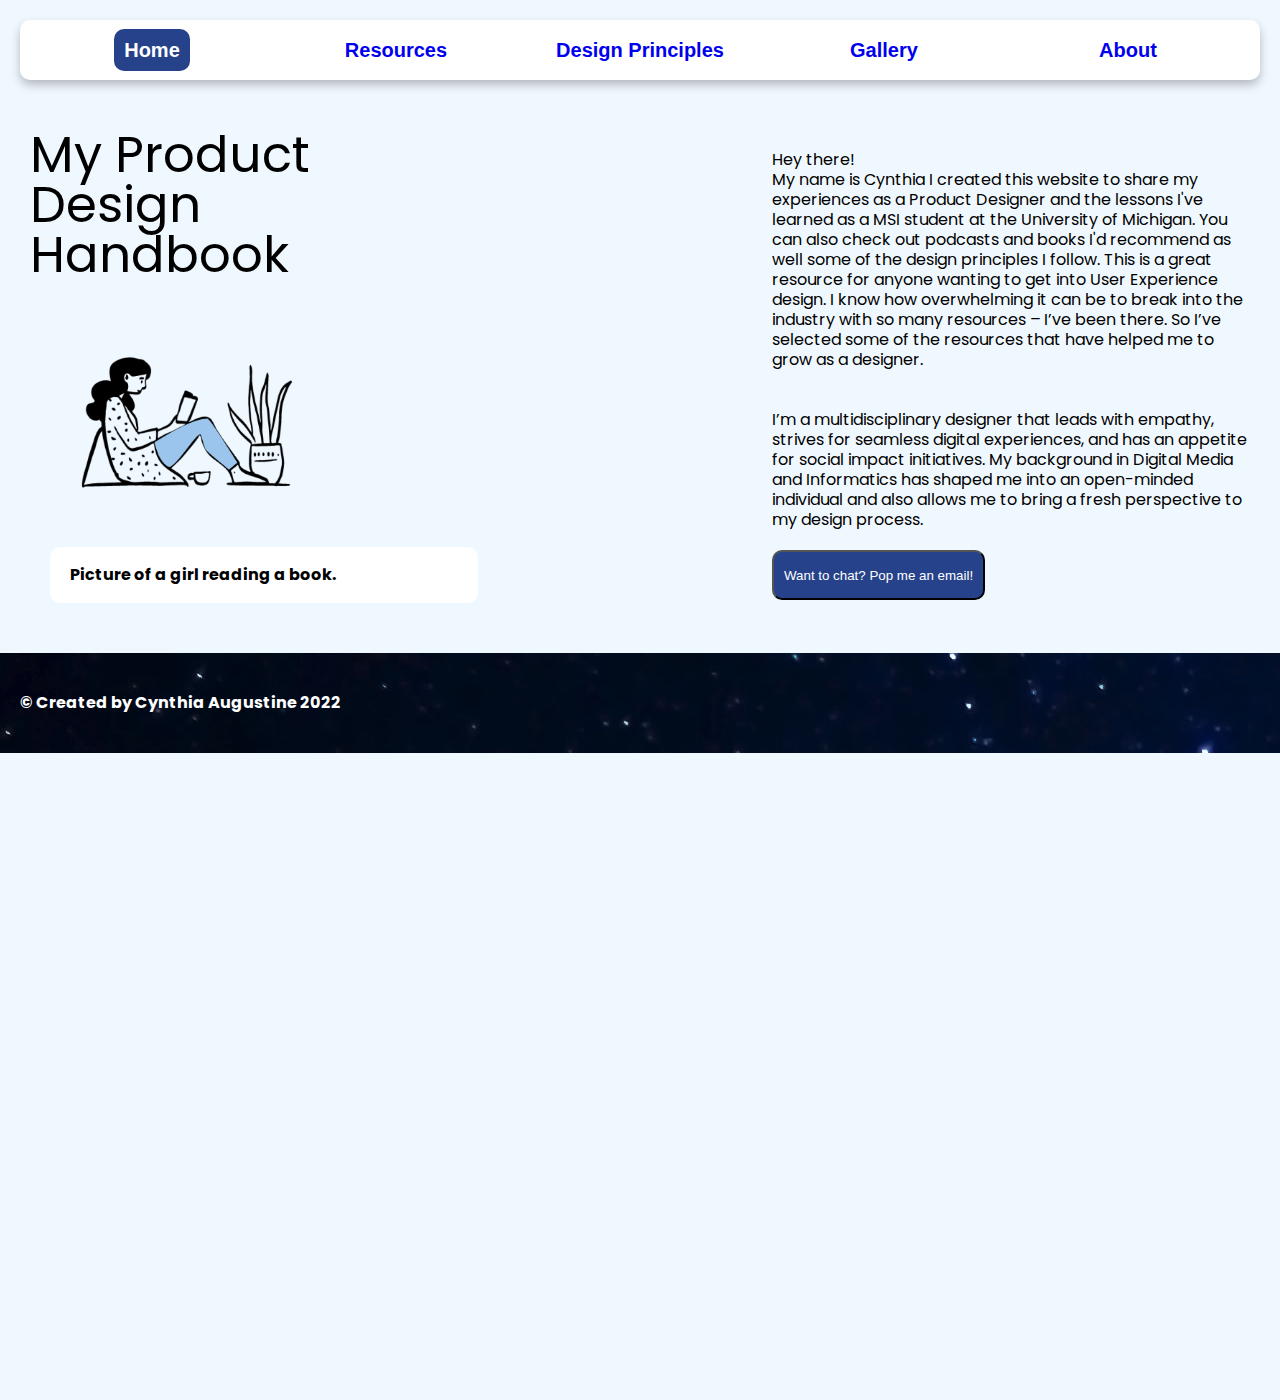
<file: index.html>
﻿<!DOCTYPE html>
<html lang="en" dir="ltr">
<head>
    <!-- Google tag (gtag.js) -->
    <script async src="https://www.googletagmanager.com/gtag/js?id=G-H8Z2N4SQDS"></script>
    <script>window.dataLayer = window.dataLayer || [];
        function gtag() { dataLayer.push(arguments); }
        gtag('js', new Date());

        gtag('config', 'G-H8Z2N4SQDS');</script>
    <meta charset="utf-8">
    <meta name="viewport" content="width=device-width, initial-scale=1.0">
    <title>My Product Design Handbook</title>
    <link rel="stylesheet" href="css/html5reset.css">
    <link rel="stylesheet" href="css/style.css">
    <link rel="preconnect" href="https://fonts.googleapis.com">
    <link rel="preconnect" href="https://fonts.gstatic.com" crossorigin>
    <link href="https://fonts.googleapis.com/css2?family=Poppins&display=swap" rel="stylesheet">
    <link rel="icon" type="image/book" href="images/book.ico">
</head>
<body>
    <div class="skip"><a href="#main">Skip to Main Content</a></div>
    <div class="container">
        <header>
            <nav>
                <ul class="nav-links">
                    <li><a href="index.html" class="active-link">Home</a></li>
                    <li><a href="ux-goodreads.html">Resources</a></li>
                    <li><a href="principles.html">Design Principles</a></li>
                    <li><a href="gallery.html">Gallery</a></li>
                    <li><a href="about.html">About</a></li>
                </ul>
            </nav>
        </header>
        <main id="main">
            <div class="main-header">
                <h1>My Product Design Handbook</h1>
                <figure>
                    <img src="images/girl-reading.png" style="width:50%" alt="Line drawing of girl with blue pants reading a book.">
                    <figcaption>Picture of a girl reading a book.</figcaption>
                </figure>
            </div>
            <div class="content">
                <div class="home-text">
                    <p>
                        Hey there!<br>My name is Cynthia I created this website to share my experiences as a Product Designer and the lessons I've learned as a MSI student at the University of Michigan. You can also check out podcasts and books I'd recommend as well some of the design principles I follow.
                        This is a great resource for anyone wanting to get into User Experience design.  I know how overwhelming it can be to break into the industry with so many resources – I’ve been there. So I’ve selected some of the resources that have helped me to grow as a designer.
                    </p>
                    <div>
                        <p>
                            I’m a multidisciplinary designer that leads with empathy, strives for seamless digital experiences, and has an appetite for social impact initiatives.
                            My background in Digital Media and Informatics has shaped me into an open-minded individual and also allows me to bring a fresh perspective to my design process.
                        </p>
                    </div>
                </div>
                <button id="myBtn">Want to chat? Pop me an email!</button>
            </div>
         
            <div id="myModal" class="modal">
                <!-- Modal content -->
                <div class="modal-content">
                    <span class="close">&times;</span>
                    <form action="https://formspree.io/f/mbjbpqgb"
                          method="POST">
                        <h2>Let's chat!</h2>
                        <div class="form-label">
                            <label>
                                Your email:
                                <input type="email" name="email">
                            </label>
                        </div>
                        <div class="form-label">
                            <label>
                                Your message:
                                <textarea name="message"></textarea>
                            </label>
                        </div>
                        <!-- your other form fields go here -->
                        <div class="form-label">
                            <button type="submit">Send</button>
                        </div>
                    </form>
                </div>
            </div>
        </main>
        <script src="js/modal.js"></script>
        <footer>
            <p> &copy; Created by Cynthia Augustine 2022</p>
        </footer>
    </div>
</body>
</html>
</file>
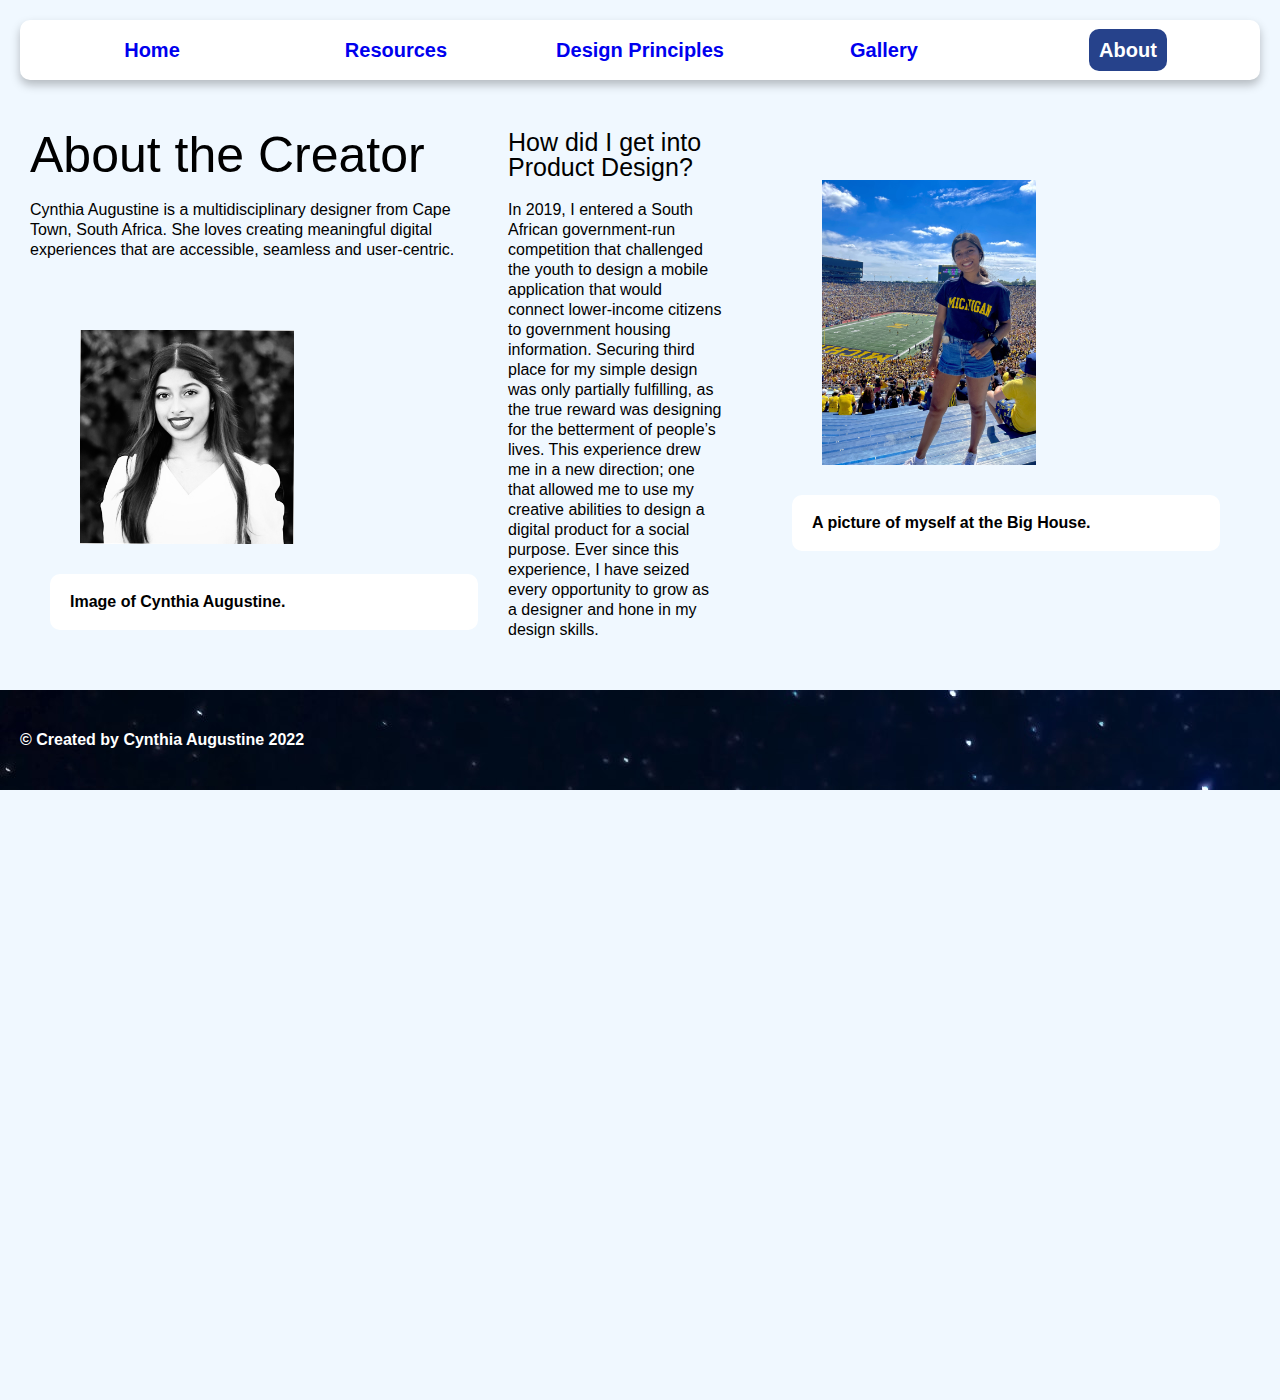
<file: about.html>
﻿<!DOCTYPE html>
<html lang="en" dir="ltr">
<head>
    <!-- Google tag (gtag.js) -->
    <script async src="https://www.googletagmanager.com/gtag/js?id=G-H8Z2N4SQDS"></script>
    <script>window.dataLayer = window.dataLayer || [];
        function gtag() { dataLayer.push(arguments); }
        gtag('js', new Date());

        gtag('config', 'G-H8Z2N4SQDS');</script>
    <meta charset="utf-8">
    <meta name="viewport" content="width=device-width, initial-scale=1.0">
    <title>About</title>
    <link rel="stylesheet" href="css/html5reset.css">
    <link rel="stylesheet" href="css/style.css">
    <link rel="icon" type="image/book" href="images/book.ico">

</head>
<body>
    <div class="skip"><a href="#main">Skip to Main Content</a></div>
    <div class="container">
        <header>
            <nav>
                <ul class="nav-links">
                    <li><a href="index.html">Home</a></li>
                    <li><a href="ux-goodreads.html">Resources</a></li>
                    <li><a href="principles.html">Design Principles</a></li>
                    <li><a href="gallery.html">Gallery</a></li>
                    <li><a href="about.html" class="active-link">About</a></li>
                </ul>
            </nav>
        </header>
        <main id="main">
            <div class="main-header">
                <h1>About the Creator</h1>
                <p>Cynthia Augustine is a multidisciplinary designer from Cape Town, South Africa. She loves creating meaningful digital experiences that are accessible, seamless and user-centric.</p>
                <figure>
                    <img src="images/cynthia-augustine.jpeg" style="width:50%" alt="A black and white picture of the creator of the website.">
                    <figcaption>Image of Cynthia Augustine.</figcaption>
                </figure>
            </div>
            <div class="how-content">
                <h2>How did I get into Product Design?</h2>
                <p>
                    In 2019, I entered a South African government-run competition that challenged the youth to design a mobile application that would connect lower-income citizens to government housing information. Securing third place for my simple design was only partially fulfilling, as the true reward was designing for the betterment of people’s lives. This experience drew me in a new direction; one that allowed me to use my creative abilities to design a digital product for a social purpose. Ever since this experience, I have seized every opportunity to grow as a designer and hone in my design skills.
                </p>
            </div>
            <div class="big-house">
                <figure >
                    <img src="images/picture-of-me.jpg" style="width:50%" alt="A colour photo of girl at a football stadium">
                    <figcaption>A picture of myself at the Big House.</figcaption>
                </figure>
            </div>
        </main>
        <footer>
            <p> &copy; Created by Cynthia Augustine 2022</p>
        </footer>
    </div>
</body>
</html>
</file>
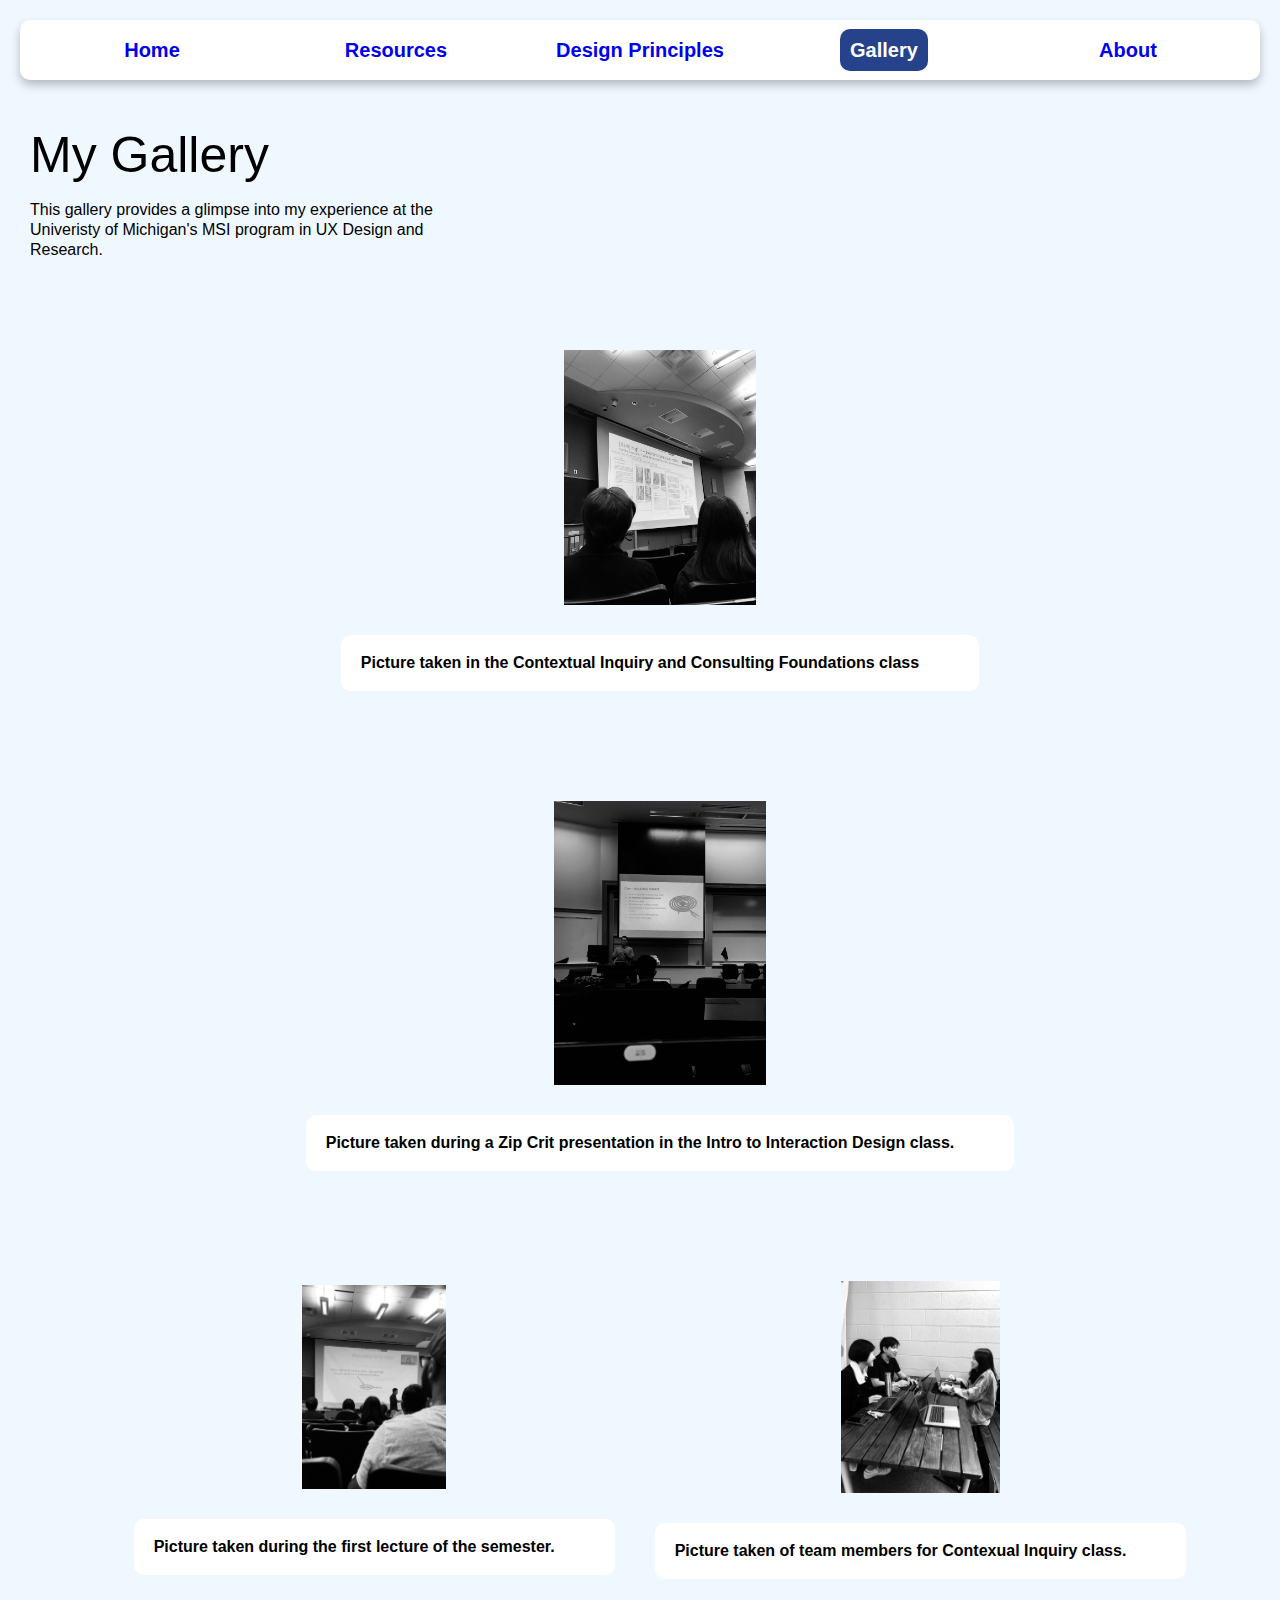
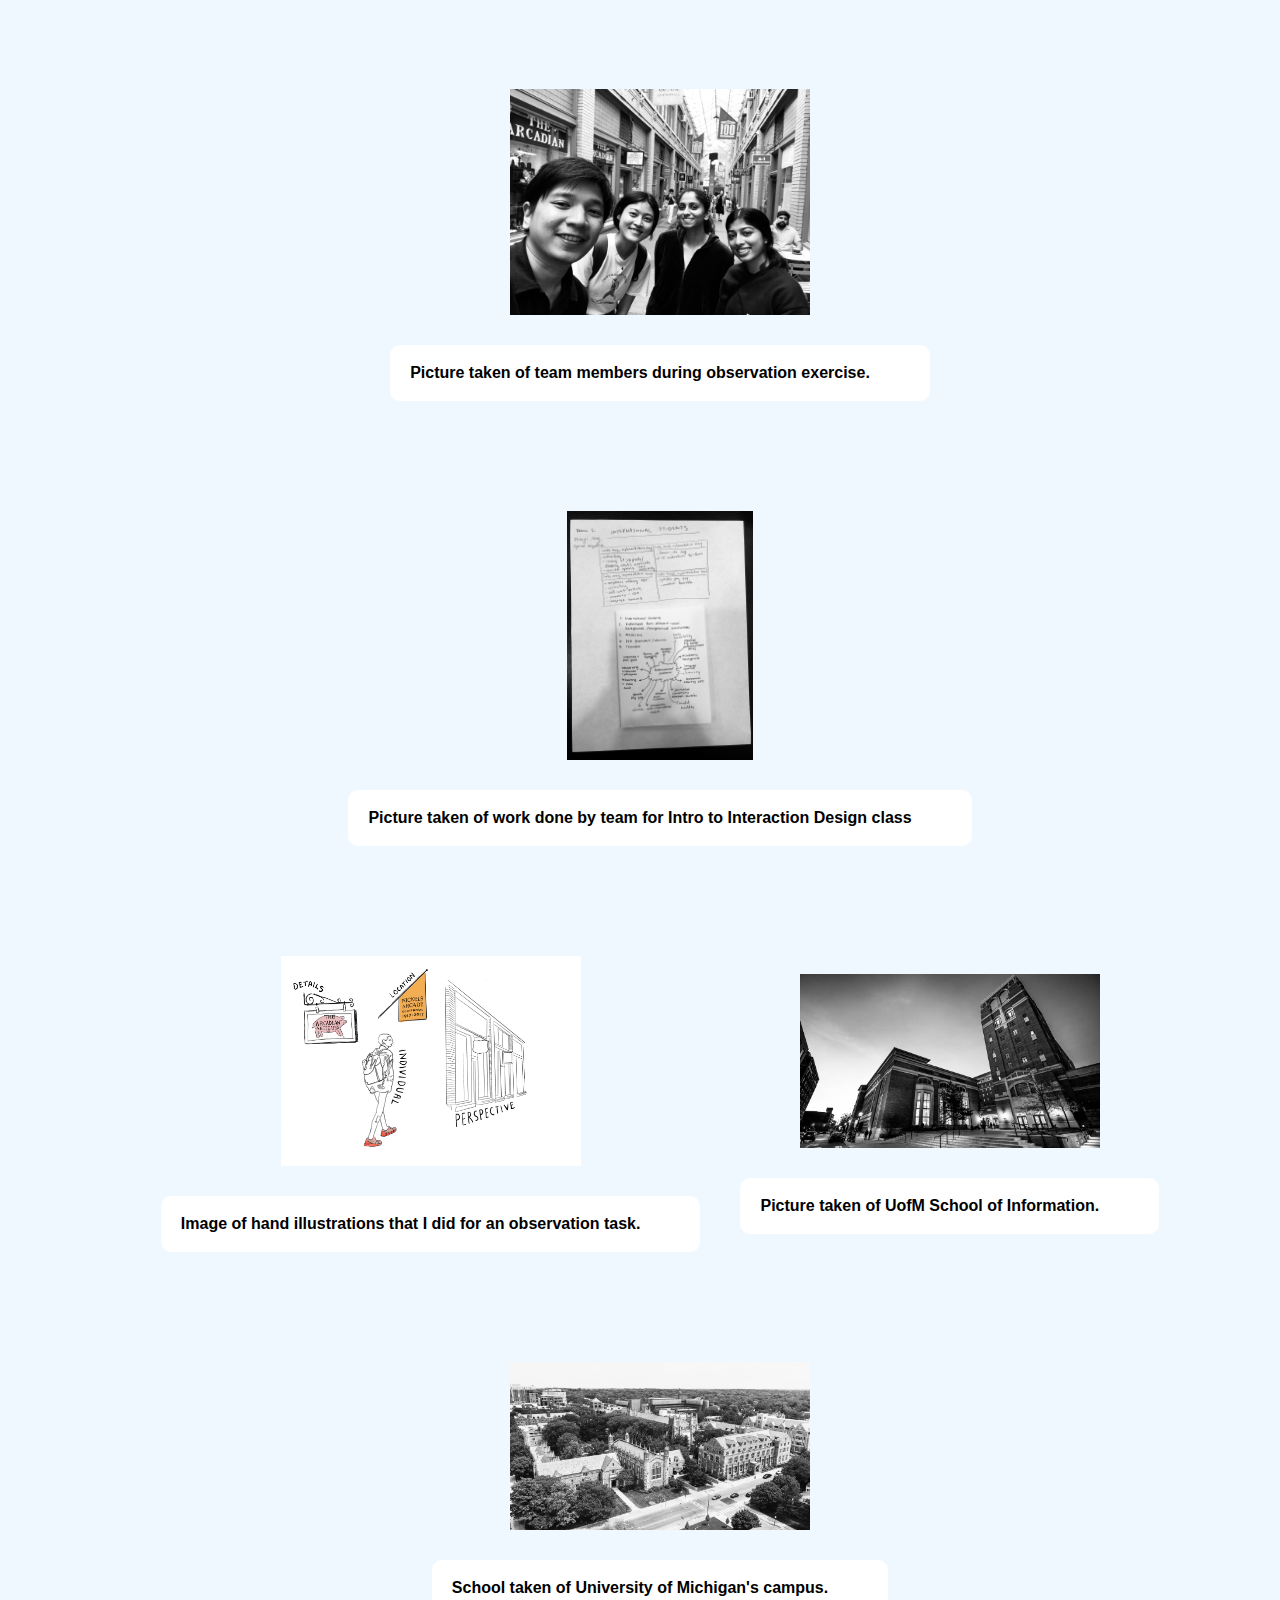
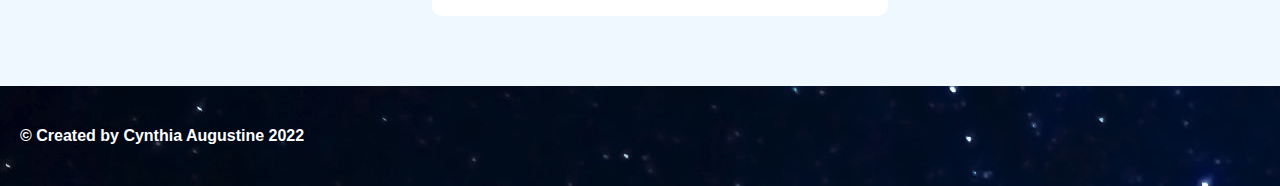
<file: gallery.html>
﻿<!DOCTYPE html>
<html lang="en" dir="ltr">
<head>
    <!-- Google tag (gtag.js) -->
    <script async src="https://www.googletagmanager.com/gtag/js?id=G-H8Z2N4SQDS"></script>
    <script>window.dataLayer = window.dataLayer || [];
        function gtag() { dataLayer.push(arguments); }
        gtag('js', new Date());
        gtag('config', 'G-H8Z2N4SQDS');</script>
    <meta charset="utf-8">
    <meta name="viewport" content="width=device-width, initial-scale=1.0">
    <title>Gallery</title>
    <link rel="stylesheet" href="css/html5reset.css">
    <link rel="stylesheet" href="css/style.css">
    <link rel="icon" type="image/book" href="images/book.ico">

</head>
<body>
    <div class="skip flex-container"><a href="#main">Skip to Main Content</a></div>
    <div class="container">
        <header>
            <nav>
                <ul class="nav-links">
                    <li><a href="index.html">Home</a></li>
                    <li><a href="ux-goodreads.html">Resources</a></li>
                    <li><a href="principles.html">Design Principles</a></li>
                    <li><a href="gallery.html" class="active-link">Gallery</a></li>
                    <li><a href="about.html">About</a></li>
                </ul>
            </nav>
        </header>
        <main id="main">
            <div class="main-header">
                <h1>My Gallery</h1>
                <p>
                    This gallery provides a glimpse into my experience at the Univeristy of Michigan's MSI program in UX Design and Research.
                </p>
            </div>
            <div class="gallery">
                <div class="gallery-item">
                    <figure>
                        <img src="images/contextual-inquiry-class.jpg" alt="A black and white picture of a lecture room.">
                        <figcaption>Picture taken in the Contextual Inquiry and Consulting Foundations class</figcaption>
                    </figure>
                </div>
                <div class="gallery-item">
                    <figure>
                        <img src="images/zip-crit.jpg" alt="A black and white picture of a student presenting in a lecture room.">
                        <figcaption>Picture taken during a Zip Crit presentation in the Intro to Interaction Design class.</figcaption>
                    </figure>
                </div>
                <div class="gallery-item">
                    <figure>
                        <img src="images/lecture.jpeg" alt="A black and white picture of a lecture room with a lecturer.">
                        <figcaption>Picture taken during the first lecture of the semester.</figcaption>
                    </figure>
                </div>
                <div class="gallery-item">
                    <figure>
                        <img src="images/group-work.jpg" alt="A black and white picture of three people on a table talking.">
                        <figcaption>Picture taken of team members for Contexual Inquiry class.</figcaption>
                    </figure>
                </div>
                <div class="gallery-item">
                    <figure>
                        <img src="images/team-picture.jpg" style="width:100%" alt="A black and white picture of four people taking a selfie.">
                        <figcaption>Picture taken of team members during observation exercise.</figcaption>
                    </figure>
                </div>
                <div class="gallery-item">
                    <figure>
                        <img src="images/team-work.jpg" alt="A black and white picture of a piece of paper with a table and mindmap.">
                        <figcaption>Picture taken of work done by team for Intro to Interaction Design class</figcaption>
                    </figure>
                </div>
                <div class="gallery-item">
                    <figure>
                        <img src="images/illustration.png" style="width:100%" alt="A picture of line illustrations">
                        <figcaption>Image of hand illustrations that I did for an observation task.</figcaption>
                    </figure>
                </div>
                <div class="gallery-item">
                    <figure>
                        <img src="images/school-of-information.jpeg" style="width:100%" alt="A black and white picture of a tall building in Ann Arbor.">
                        <figcaption>Picture taken of UofM School of Information.</figcaption>
                    </figure>
                </div>
                <div class="gallery-item">
                    <figure>
                        <img src="images/university-of-michigan.jpeg" style="width:80%" alt="A black and white picture of a university campus.">
                        <figcaption>School taken of University of Michigan's campus.</figcaption>
                    </figure>
                </div>
            </div>
        </main>
        <footer>
            <p> &copy; Created by Cynthia Augustine 2022</p>
        </footer>
    </div>
</body>
</html>
</file>
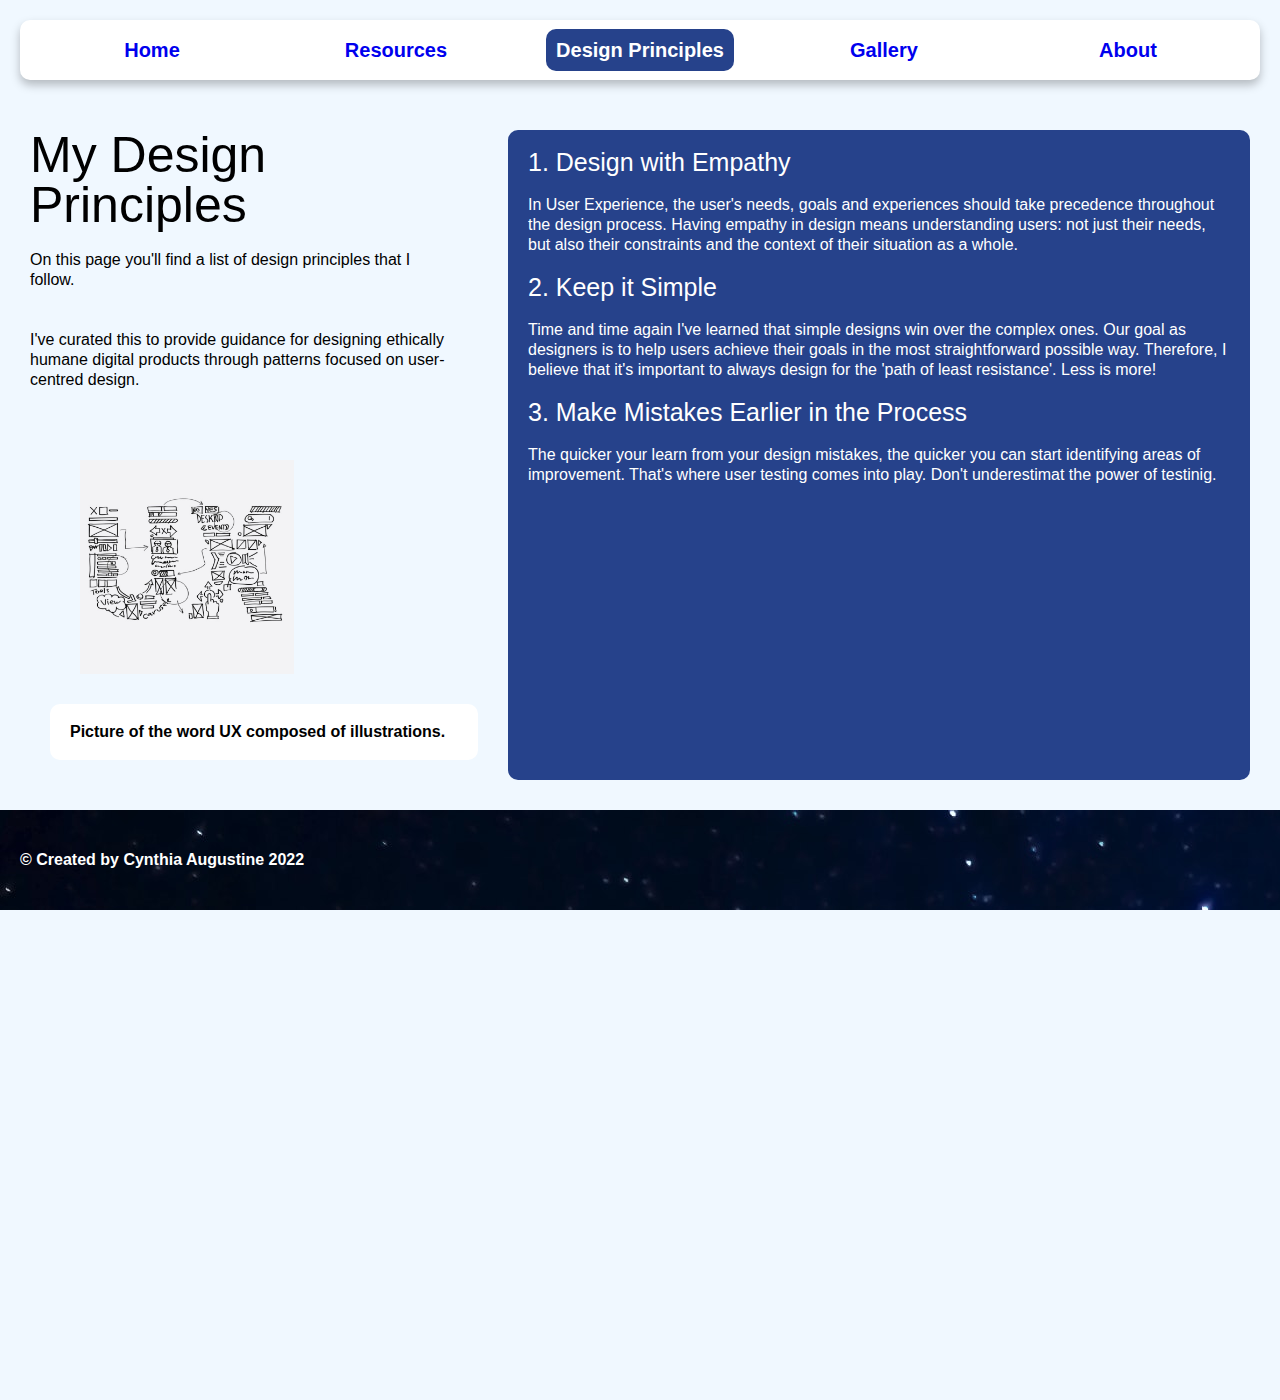
<file: principles.html>
﻿<!DOCTYPE html>
<html lang="en" dir="ltr">
<head>
    <!-- Google tag (gtag.js) -->
    <script async src="https://www.googletagmanager.com/gtag/js?id=G-H8Z2N4SQDS"></script>
    <script>window.dataLayer = window.dataLayer || [];
        function gtag() { dataLayer.push(arguments); }
        gtag('js', new Date());

        gtag('config', 'G-H8Z2N4SQDS');</script>
    <meta charset="utf-8">
    <meta name="viewport" content="width=device-width, initial-scale=1.0">
    <title>My Design Principles</title>
    <link rel="stylesheet" href="css/html5reset.css">
    <link rel="stylesheet" href="css/style.css">
    <link rel="icon" type="image/book" href="images/book.ico">
</head>
<body>
    <div class="skip"><a href="#main">Skip to Main Content</a></div>
    <div class="container">
        <header>
            <nav>
                <ul class="nav-links">
                    <li><a href="index.html">Home</a></li>
                    <li><a href="ux-goodreads.html">Resources</a></li>
                    <li><a href="principles.html" class="active-link">Design Principles</a></li>
                    <li><a href="gallery.html">Gallery</a></li>
                    <li><a href="about.html">About</a></li>
                </ul>
            </nav>
        </header>
        <main id="main">
            <div class="main-header">
                <h1>My Design Principles</h1>
                <p>On this page you'll find a list of design principles that I follow.</p>
                <p>I've curated this to provide guidance for designing ethically humane digital products through patterns focused on user-centred design.</p>
                <figure class="ux-image">
                    <img src="images/ux.jpeg" style="width:50%" alt="Image of the word UX spelled out using black and white illustrations.">
                    <figcaption>Picture of the word UX composed of illustrations.</figcaption>
                </figure>
            </div>

            <div class="principles">
                <div class="principle-content">
                    <h2>1. Design with Empathy</h2>
                    <p>In User Experience, the user's needs, goals and experiences should take precedence throughout the design process. Having empathy in design means understanding users: not just their needs, but also their constraints and the context of their situation as a whole.</p>
                </div>
                <div class="principle-content">
                    <h2>2. Keep it Simple</h2>
                    <p>Time and time again I've learned that simple designs win over the complex ones. Our goal as designers is to help users achieve their goals in the most straightforward possible way. Therefore, I believe that it's important to always design for the 'path of least resistance'. Less is more!</p>
                </div>
                <div class="principle-content">
                    <h2>3. Make Mistakes Earlier in the Process</h2>
                    <p>The quicker your learn from your design mistakes, the quicker you can start identifying areas of improvement. That's where user testing comes into play. Don't underestimat the power of testinig.  </p>
                </div>
            </div>
        </main>
        <footer>
            <p> &copy; Created by Cynthia Augustine 2022</p>
        </footer>
    </div>
</body>
</html>
</file>
<file: css/style.css>
body {
    font-family: Poppins, Helvetica, sans-serif;
}

header {
    display: grid;
    min-height: 100px;
    grid-row: 1;
}

aside {
    grid-row: 3;
}

h1 {
    font-size: 50px;
    line-height: 1;
    text-align: center;
}

h2 {
    font-size: 25px;
}

p {
    line-height: 20px;
    padding-bottom: 20px;
    padding-top: 20px;
}

nav {
    display: inline-block;
    margin: 0;
    padding: 10px;
    margin-top: 10px;
}

nav li {
    display: inline;
    font-size: 20px;
    padding: 8px;
}

.nav-links {
    display: flex;
    flex-direction: column;
}

main {
    margin: 30px;
    grid-column: 1;
    grid-row: 2;
}

figure {
    align-content: center;
    width: 100%;
}

figcaption {
    font-weight: bold;
    padding: 20px;
}

img {
    margin: 20px;
    padding: 10px;
    border: solid;
    border-color: #26428b;
    border-radius: 10px;
}

.gallery-item img {
    width: 40%;
}

.gallery-item {
    display: flex;
    text-align: center;
    align-content: center;

}

.gallery {
    display: flex;
    flex-direction: column;
    flex-wrap: wrap;
    width: 100%;
}

.principles {
    background-color: #26428b;
    border-radius: 10px;
    padding: 10px;
}

.principle-content {
    color: white;
}

img:hover {
    opacity: 0.5;
}

.flex-container {
    display: flex;
    justify-content: center;
    align-content: center;
}

.container {
    display: grid;
    grid-template-columns: 1fr;
    grid-template-rows: 250px 1fr 100px 100px;
}

.book {
    animation: fadeIn 5s, moveIn 2s;
}

@keyframes fadeIn {
    0% {
        opacity: 0;
    }

    100% {
        opacity: 1;
    }
}

@keyframes moveIn {
    from {
        margin-top: 200%;
    }
    to {
        margin-top: 0%;
    }
}

form {
    padding: 20px;
}

footer {
    background-image: url("../images/ocean.jpg");
    grid-row: 4;
    grid-column: 1/-1;
    font-weight: bold;
    padding: 20px;
}

footer p {
    color: white;
}

/* Links */

a {
    font-family: Arial, Helvetica, sans-serif;
    font-weight: bold;
    text-decoration: none;
}

a:active {
    color: white;
    background-color: black;
}

a:hover {
    text-decoration: underline;
}

.active-link {
    background-color: #26428b;
    border-radius: 10px;
    padding: 10px;
    color: white;
}


/* Skip to Main Function*/

.skip a {
    position: absolute;
    top: -500px;
    z-index: -1;
    color: black;
}

.skip a:focus {
    position: absolute;
    top: 0;
    color: black;
}


/* The Modal (background) */
.modal {
    display: none;
    position: fixed;
    z-index: 1;
    left: 0;
    top: 0;
    width: 100%;
    height: 100%;
    overflow: auto;
    background-color: rgb(0,0,0);
    background-color: rgba(0,0,0,0.4);
}

/* Modal Content/Box */
.modal-content {
    background-color: #fefefe;
    border-radius: 10px;
    margin: 15% auto;
    padding: 20px;
    border: 1px solid #888;
    width: 60%;
}

/* The Close Button */
.close {
    color: #aaa;
    float: right;
    font-size: 28px;
    font-weight: bold;
}

button {
    background-color: #26428b;
    height: 50px;
    border-radius: 10px;
    color: white;
    padding: 10px;
}

.form {
    background-color: white;
    border-radius: 10px;
    grid-column: 1;
    box-shadow: 0 5px 10px rgba(0, 0, 0, 0.25);
}

@media all and (min-width: 776px) {

    body {
        background-color: #F0F8FF;
    }

    header {
        grid-row: 1;
        grid-column: 1/-1;
    }

    main {
        display: grid;
        grid-column: 1/-1;
        grid-row: 2;
        grid-template-columns: 1fr 1fr 1fr;
        grid-column-gap: 20px;
    }

    .nav-links {
        display: grid;
        justify-content: center;
        grid-template-columns: repeat(5, 1fr);
    }

    .main-header {
        grid-row: 1;
        grid-column: 1/span2;
    }

    #book1 {
        grid-row: 2;
        grid-column: 1;
    }

    #book2 {
        grid-row: 2;
        grid-column: 2;
    }

    #book3 {
        grid-row: 3;
        grid-column: 1;
    }

    aside {
        grid-row: 2;
        grid-column: 3;
        color: #26428b;
        align-self: center;
    }

    .how-content {
        grid-column: 1/-1;
    }

    .principles {
        grid-column: 1/span 2;
        padding: 20px;
    }

    .big-house {
        grid-row: 3;
        width: 200%;
    }

    footer {
        grid-row: 5;
        grid-column: 1/-1;
    }

    nav {
        background: white;
        box-shadow: 0 5px 10px rgba(0, 0, 0, 0.25);
        border-radius: 10px;
        align-content: center;
        justify-content: center;
        margin: 20px;
    }

    .container {
        display: grid;
        grid-template-columns: 1fr 1fr 1fr;
        grid-template-rows: 100px 1fr 100px;
    }

    .content {
        grid-row: 2;
        grid-column: 1/ span 2;
    }

    .gallery {
        grid-row: 3;
        display: flex;
        justify-content: center;
        flex-direction: row;
        flex-wrap: wrap;
        text-align: center;
    }

    img {
        width: 10%;
    }

    figure {
        display: flex;
        flex-direction: column;
        justify-content: center;
        margin-left: auto;
        margin-right: auto;
        padding: 20px;
    }

    figcaption {
        width: 100%;
        text-align: left;
        justify-content: center;
    }

    .gallery {
        grid-column: 1/-1;
    }

    .gallery-item {
        display: flex;
        justify-content: center;
        flex-direction: column;
    }

    .gallery-item img {
        display: flex;
        margin-left: auto;
        margin-right: auto;
        width: 30%;
    }

    

}

@media screen and (min-width: 1120px) {

    .container {
        display: grid;
        grid-template-columns: 1fr 1fr 1fr;
        grid-template-rows: 100px 1fr 100px ;
    }

    body {
        background-color: #F0F8FF;
        justify-content: center;
    }

    h1 {
        text-align: left;
    }

    main {
        display: grid;
        grid-column: 1/-1;
        grid-row: 2;
        grid-template-columns: 2fr 1fr 1fr 1fr;
        grid-column-gap: 50px;
    }

    header {
        grid-row: 1;
        grid-column: 1/-1;
    }

    nav {
        background: white;
        box-shadow: 0 5px 10px rgba(0, 0, 0, 0.25);
        border-radius: 10px;
        align-content: center;
        justify-content: center;
        margin: 20px;
    }

    img {
        border: none;
    }

    .nav-links {
        display: grid;
        justify-content: center;
        grid-template-columns: repeat(5, 1fr);
    }

    nav li {
        justify-self: center;
    }

    /* Skip to Main Function*/

    .skip a {
        position: absolute;
        bottom: -500px;
        z-index: -1;
        color: black;
    }

    .skip a:focus {
        position: absolute;
        top: 0;
        z-index: -1;
        color: black;
        height: 10px;
    }

    .gallery-item img {
        max-width: 300px;
        justify-self: center;
        margin-left: auto;
        margin-right: auto;
    }

    figure {
        display: flex;
        text-align: left;
        justify-content: center;
        align-content: center;
        flex-direction: column;
    }

    figcaption {
        background-color: white;
        border-radius: 10px;
        justify-self: center;
        width: auto;
    }

    .gallery {
        grid-row: 2;
        grid-column: 1/-1;
    }

    .gallery-item {
        display: flex;
        justify-content: center;
        margin: 20px;
    }

    .main-header {
        grid-row: 1;
        grid-column: 1/ span 1;
    }

    .content {
        grid-row: 1;
        grid-column: 3/span 2;
    }

    .how-content {
        grid-row: 1;
        grid-column: 2;
    }

    .big-house {
        grid-row: 1;
        grid-column: 3;
    }

    footer {
        grid-row: 3;
        grid-column: 1/-1;
    }

    .book {
        display: flex;
        flex-direction: column;
        justify-content: center;
    }

    .book p{
        padding: 20px;
    }

    #book1 {
        grid-row: 2;
        grid-column: 1;
    }

    #book2 {
        grid-row: 2;
        grid-column: 2;
    }

    #book3 {
        grid-row: 2;
        grid-column: 3;
    }

    aside {
        grid-row: 2;
        grid-column: 4;
    }
    .ux-image {
        grid-column: 1;

    }

    .principles {
        grid-row: 1/ span 1;
        grid-column: 2 / span 3;
        padding: 20px;
    }


    .form-label {
        margin: 20px;
    }

    textarea {
        width: 60%;
    }

}

@media (prefers-reduced-motion) {

    .book {
       animation: none;
    }
}
</file>
